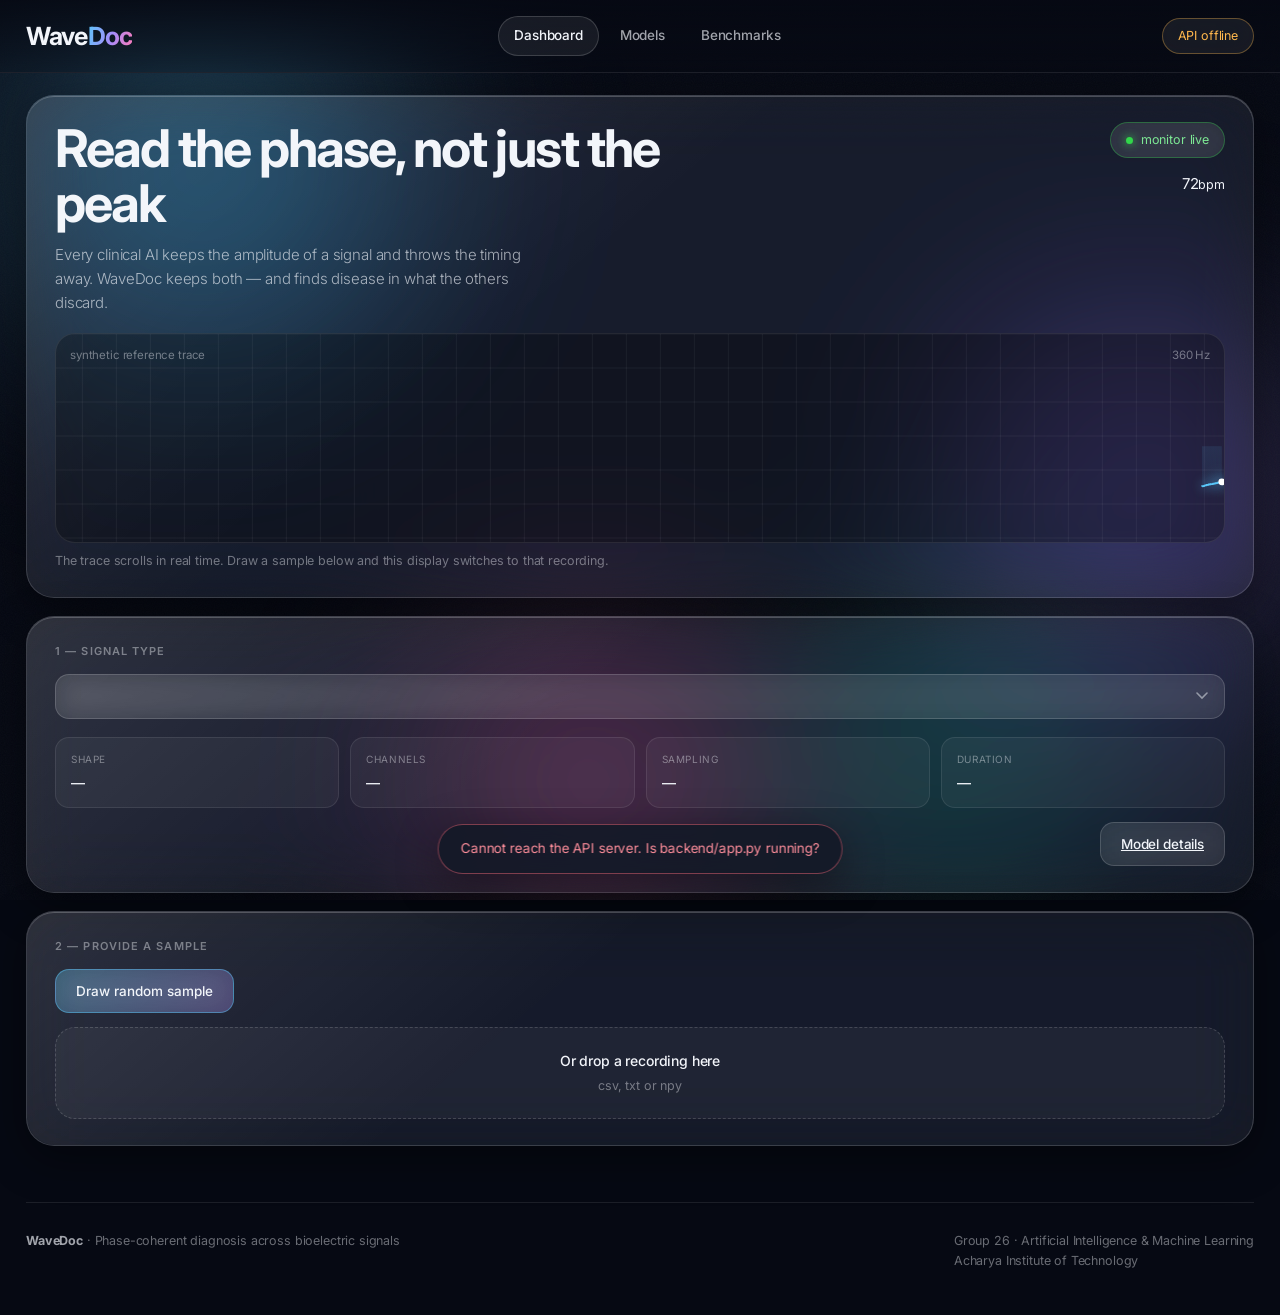
<file: frontend/index.html>
<!DOCTYPE html>
<html lang="en">
<head>
<meta charset="UTF-8">
<meta name="viewport" content="width=device-width, initial-scale=1">
<title>WaveDoc — live diagnosis</title>
<link rel="stylesheet" href="css/style.css">
</head>
<body>

<div class="lights">
  <div class="orb a"></div><div class="orb b"></div>
  <div class="orb c"></div><div class="orb d"></div>
</div>
<div class="grain"></div>

<nav class="top">
  <div class="wrap nav-in">
    <a class="brand" href="index.html">Wave<em>Doc</em></a>
    <div class="nav-links">
      <a href="index.html">Dashboard</a>
      <a href="models.html">Models</a>
      <a href="compare.html">Benchmarks</a>
    </div>
    <div id="health" class="pill"><span class="spin"></span>connecting</div>
  </div>
</nav>

<div class="wrap">

  <!-- ── live monitor ─────────────────────────────────── -->
  <section class="glass" style="margin-top:22px">
    <div style="display:flex;justify-content:space-between;align-items:flex-start;
                gap:20px;flex-wrap:wrap;margin-bottom:18px">
      <div>
        <h1 style="max-width:20ch">Read the phase, not just the peak</h1>
        <p class="sub" style="margin-top:12px;max-width:56ch">
          Every clinical AI keeps the amplitude of a signal and throws the timing
          away. WaveDoc keeps both — and finds disease in what the others discard.
        </p>
      </div>
      <div style="text-align:right">
        <div class="pill ok"><span class="dot live"></span>monitor live</div>
        <div id="bpm" class="bpm" style="margin-top:14px">—<small>bpm</small></div>
      </div>
    </div>

    <div class="monitor" style="height:210px">
      <canvas id="live"></canvas>
      <div class="hud">
        <span id="live-label">synthetic reference trace</span>
        <span id="live-rate">360 Hz</span>
      </div>
    </div>
    <p class="hint">
      The trace scrolls in real time. Draw a sample below and this display
      switches to that recording.
    </p>
  </section>

  <!-- ── step 1: signal type ──────────────────────────── -->
  <section class="glass mt">
    <div class="step">1 — SIGNAL TYPE</div>
    <select id="model-select" class="field"></select>
    <div class="specs mt">
      <div class="spec"><div class="k">SHAPE</div><div class="v" id="sp-shape">—</div></div>
      <div class="spec"><div class="k">CHANNELS</div><div class="v" id="sp-chan">—</div></div>
      <div class="spec"><div class="k">SAMPLING</div><div class="v" id="sp-rate">—</div></div>
      <div class="spec"><div class="k">DURATION</div><div class="v" id="sp-dur">—</div></div>
    </div>
    <div style="display:flex;justify-content:space-between;align-items:center;
                gap:14px;margin-top:14px;flex-wrap:wrap">
      <p class="hint" id="model-note" style="margin:0;flex:1;min-width:240px"></p>
      <a id="model-link" class="btn" href="models.html">Model details</a>
    </div>
  </section>

  <!-- ── step 2: sample ───────────────────────────────── -->
  <section class="glass mt">
    <div class="step">2 — PROVIDE A SAMPLE</div>
    <div class="btn-row" style="margin-bottom:14px">
      <button id="btn-random" class="btn primary">
        <span>Draw random sample</span>
      </button>
      <div id="class-chips" class="chips"></div>
    </div>

    <label class="drop" id="drop">
      <input type="file" id="file" accept=".csv,.txt,.npy">
      <div class="big">Or drop a recording here</div>
      <div class="hint" id="drop-hint" style="margin:0">
        csv, txt or npy
      </div>
    </label>
  </section>

  <!-- ── results ──────────────────────────────────────── -->
  <div id="result"></div>

  <footer>
    <div>
      <strong style="color:var(--text-2)">WaveDoc</strong> ·
      Phase-coherent diagnosis across bioelectric signals
    </div>
    <div>
      Group 26 · Artificial Intelligence &amp; Machine Learning<br>
      Acharya Institute of Technology
    </div>
  </footer>
</div>

<script src="js/common.js"></script>
<script src="js/dashboard.js"></script>
</body>
</html>
</file>
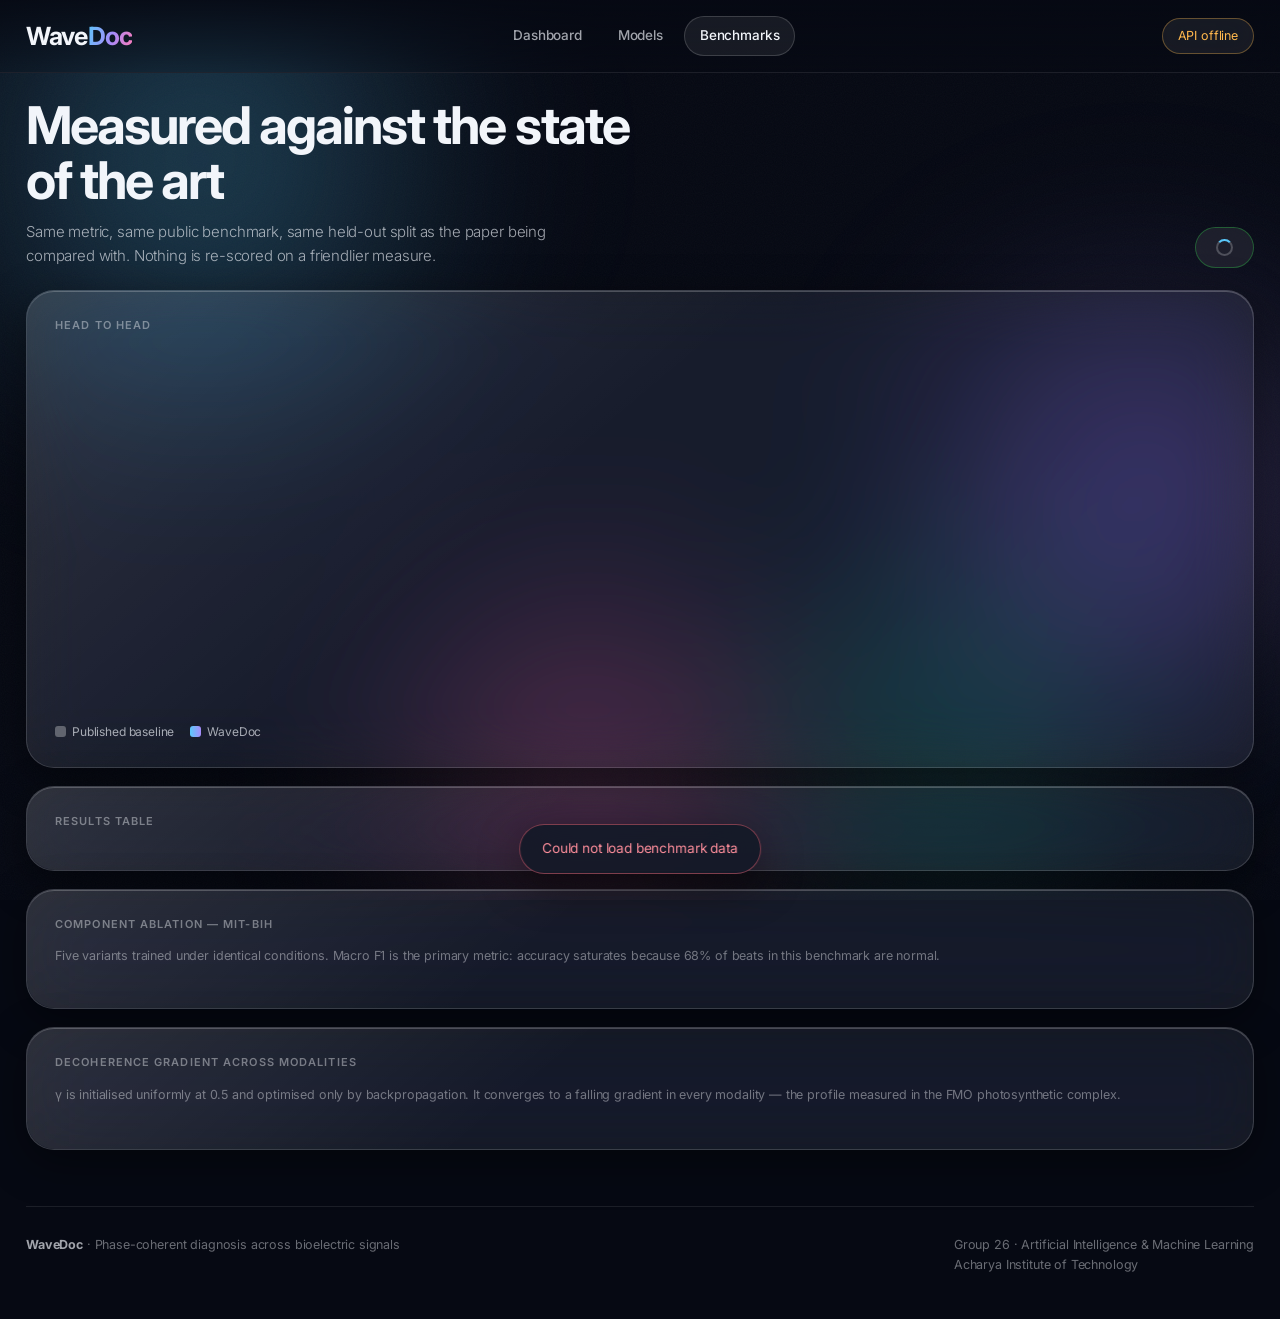
<file: frontend/compare.html>
<!DOCTYPE html>
<html lang="en">
<head>
<meta charset="UTF-8">
<meta name="viewport" content="width=device-width, initial-scale=1">
<title>WaveDoc — benchmarks</title>
<link rel="stylesheet" href="css/style.css">
</head>
<body>

<div class="lights">
  <div class="orb a"></div><div class="orb b"></div>
  <div class="orb c"></div><div class="orb d"></div>
</div>
<div class="grain"></div>

<nav class="top">
  <div class="wrap nav-in">
    <a class="brand" href="index.html">Wave<em>Doc</em></a>
    <div class="nav-links">
      <a href="index.html">Dashboard</a>
      <a href="models.html">Models</a>
      <a href="compare.html">Benchmarks</a>
    </div>
    <div id="health" class="pill"><span class="spin"></span>connecting</div>
  </div>
</nav>

<div class="wrap">

  <section style="margin-top:26px;margin-bottom:22px">
    <div style="display:flex;justify-content:space-between;align-items:flex-end;
                gap:20px;flex-wrap:wrap">
      <div>
        <h1 style="max-width:19ch">Measured against the state of the art</h1>
        <p class="sub" style="margin-top:12px;max-width:58ch">
          Same metric, same public benchmark, same held-out split as the paper
          being compared with. Nothing is re-scored on a friendlier measure.
        </p>
      </div>
      <div id="tally" class="pill ok" style="font-size:14px;padding:11px 20px">
        <span class="spin"></span>
      </div>
    </div>
  </section>

  <section class="glass">
    <div class="step">HEAD TO HEAD</div>
    <canvas id="chart" style="width:100%;height:360px;display:block"></canvas>
    <div class="legend">
      <span><i style="background:rgba(255,255,255,.3)"></i>Published baseline</span>
      <span><i style="background:linear-gradient(90deg,#5AC8FA,#A78BFA)"></i>WaveDoc</span>
    </div>
  </section>

  <section class="glass mt">
    <div class="step">RESULTS TABLE</div>
    <div style="overflow-x:auto">
      <table id="table"></table>
    </div>
  </section>

  <section class="glass mt">
    <div class="step">COMPONENT ABLATION — MIT-BIH</div>
    <p class="hint" style="margin:0 0 16px">
      Five variants trained under identical conditions. Macro F1 is the primary
      metric: accuracy saturates because 68% of beats in this benchmark are normal.
    </p>
    <div style="overflow-x:auto">
      <table id="ablation"></table>
    </div>
  </section>

  <section class="glass mt">
    <div class="step">DECOHERENCE GRADIENT ACROSS MODALITIES</div>
    <p class="hint" style="margin:0 0 18px">
      γ is initialised uniformly at 0.5 and optimised only by backpropagation.
      It converges to a falling gradient in every modality — the profile measured
      in the FMO photosynthetic complex.
    </p>
    <div id="gammas" class="row c4"></div>
  </section>

  <footer>
    <div>
      <strong style="color:var(--text-2)">WaveDoc</strong> ·
      Phase-coherent diagnosis across bioelectric signals
    </div>
    <div>
      Group 26 · Artificial Intelligence &amp; Machine Learning<br>
      Acharya Institute of Technology
    </div>
  </footer>
</div>

<script src="js/common.js"></script>
<script src="js/compare.js"></script>
</body>
</html>
</file>
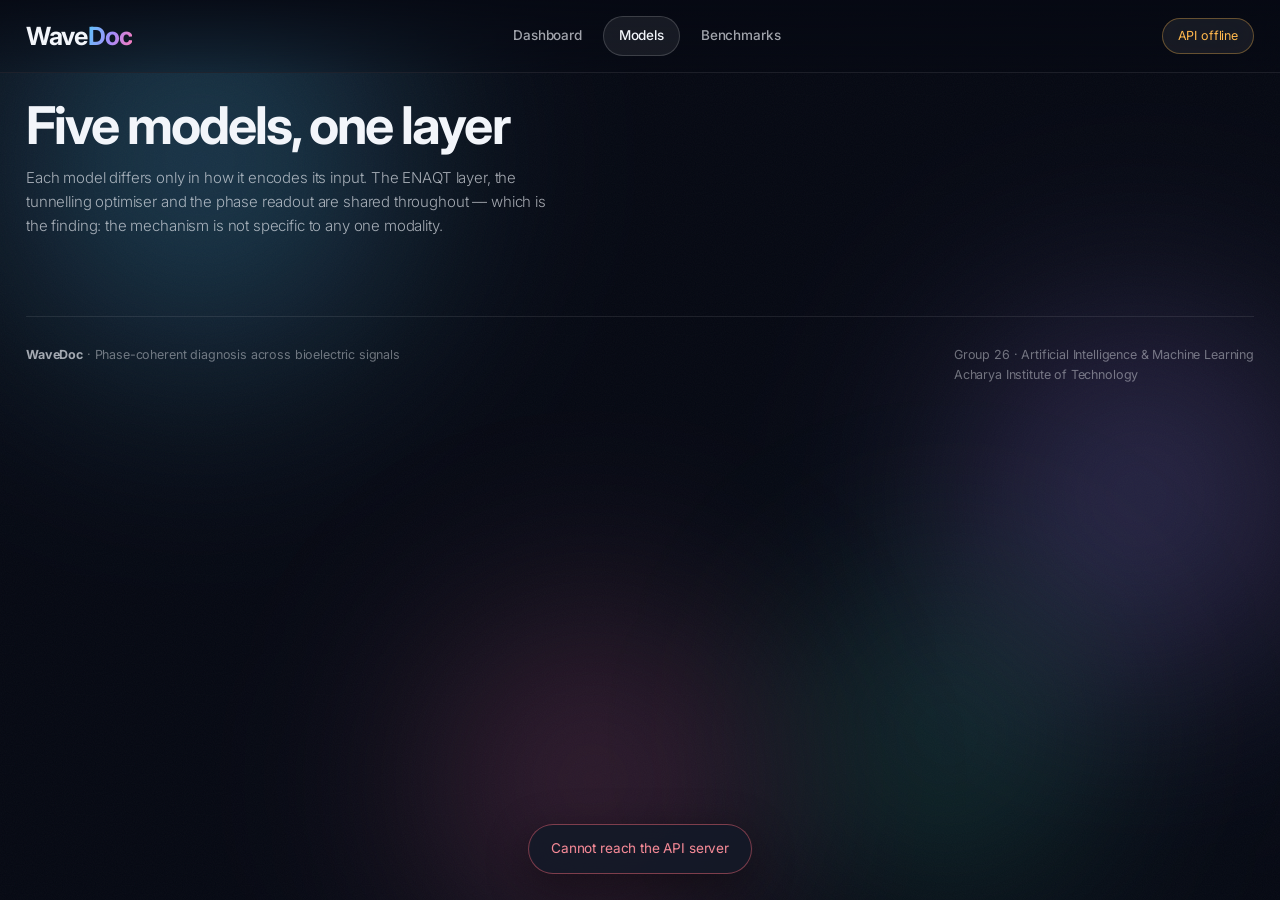
<file: frontend/models.html>
<!DOCTYPE html>
<html lang="en">
<head>
<meta charset="UTF-8">
<meta name="viewport" content="width=device-width, initial-scale=1">
<title>WaveDoc — models</title>
<link rel="stylesheet" href="css/style.css">
</head>
<body>

<div class="lights">
  <div class="orb a"></div><div class="orb b"></div>
  <div class="orb c"></div><div class="orb d"></div>
</div>
<div class="grain"></div>

<nav class="top">
  <div class="wrap nav-in">
    <a class="brand" href="index.html">Wave<em>Doc</em></a>
    <div class="nav-links">
      <a href="index.html">Dashboard</a>
      <a href="models.html">Models</a>
      <a href="compare.html">Benchmarks</a>
    </div>
    <div id="health" class="pill"><span class="spin"></span>connecting</div>
  </div>
</nav>

<div class="wrap">
  <section style="margin-top:26px;margin-bottom:22px">
    <h1 style="max-width:18ch">Five models, one layer</h1>
    <p class="sub" style="margin-top:12px;max-width:60ch">
      Each model differs only in how it encodes its input. The ENAQT layer,
      the tunnelling optimiser and the phase readout are shared throughout —
      which is the finding: the mechanism is not specific to any one modality.
    </p>
  </section>

  <div id="cards" class="row c3"></div>

  <div id="detail"></div>

  <footer>
    <div>
      <strong style="color:var(--text-2)">WaveDoc</strong> ·
      Phase-coherent diagnosis across bioelectric signals
    </div>
    <div>
      Group 26 · Artificial Intelligence &amp; Machine Learning<br>
      Acharya Institute of Technology
    </div>
  </footer>
</div>

<script src="js/common.js"></script>
<script src="js/models.js"></script>
</body>
</html>
</file>
<file: frontend/css/style.css>
/* ══════════════════════════════════════════════════════════
   WaveDoc — liquid glass
   ══════════════════════════════════════════════════════════ */
@import url('https://fonts.googleapis.com/css2?family=Inter:wght@300;400;500;600;700&display=swap');

:root{
  --bg:#060913;
  --blue:#5AC8FA;
  --purple:#A78BFA;
  --pink:#FF7AB6;
  --mint:#50FFD6;
  --green:#32D74B;
  --amber:#FFB84D;
  --red:#FF6B7A;

  --text:#F2F5FA;
  --text-2:rgba(242,245,250,.66);
  --text-3:rgba(242,245,250,.42);

  --glass:rgba(255,255,255,.07);
  --glass-2:rgba(255,255,255,.045);
  --edge:rgba(255,255,255,.16);
  --edge-2:rgba(255,255,255,.09);

  --r-lg:28px;
  --r-md:20px;
  --r-sm:14px;
  --shadow:0 12px 44px rgba(0,0,0,.42);
  --inset:inset 0 1px 0 rgba(255,255,255,.22);
  --ease:cubic-bezier(.2,.8,.2,1);
}

*{margin:0;padding:0;box-sizing:border-box}
html{scroll-behavior:smooth;-webkit-font-smoothing:antialiased}

body{
  min-height:100vh;
  background:var(--bg);
  color:var(--text);
  font:400 15px/1.6 Inter,-apple-system,BlinkMacSystemFont,sans-serif;
  letter-spacing:-.01em;
  overflow-x:hidden;
}

/* ── animated light field ────────────────────────────────── */
.lights{position:fixed;inset:0;z-index:0;pointer-events:none;overflow:hidden}
.orb{
  position:absolute;border-radius:50%;filter:blur(90px);
  animation:drift 26s var(--ease) infinite;
}
.orb.a{width:640px;height:640px;background:radial-gradient(circle,rgba(90,200,250,.34),transparent 68%);top:-160px;left:-120px}
.orb.b{width:560px;height:560px;background:radial-gradient(circle,rgba(167,139,250,.32),transparent 68%);top:24%;right:-140px;animation-delay:-7s}
.orb.c{width:520px;height:520px;background:radial-gradient(circle,rgba(255,122,182,.26),transparent 68%);bottom:-140px;left:26%;animation-delay:-14s}
.orb.d{width:460px;height:460px;background:radial-gradient(circle,rgba(80,255,214,.20),transparent 68%);top:56%;left:56%;animation-delay:-20s}
@keyframes drift{
  0%,100%{transform:translate(0,0) scale(1)}
  33%{transform:translate(70px,-48px) scale(1.12)}
  66%{transform:translate(-48px,58px) scale(.94)}
}
.grain{
  position:fixed;inset:0;z-index:1;pointer-events:none;opacity:.035;
  background-image:url("data:image/svg+xml,%3Csvg xmlns='http://www.w3.org/2000/svg' width='120' height='120'%3E%3Cfilter id='n'%3E%3CfeTurbulence type='fractalNoise' baseFrequency='.9' numOctaves='3'/%3E%3C/filter%3E%3Crect width='100%25' height='100%25' filter='url(%23n)'/%3E%3C/svg%3E");
}

/* ── layout ──────────────────────────────────────────────── */
.wrap{position:relative;z-index:2;max-width:1300px;margin:0 auto;padding:0 26px}

/* ── glass panel ─────────────────────────────────────────── */
.glass{
  background:var(--glass);
  backdrop-filter:blur(32px) saturate(180%);
  -webkit-backdrop-filter:blur(32px) saturate(180%);
  border:1px solid var(--edge);
  border-radius:var(--r-lg);
  box-shadow:var(--shadow),var(--inset);
  padding:26px 28px;
  position:relative;
  overflow:hidden;
}
.glass::before{
  content:'';position:absolute;inset:0;border-radius:inherit;pointer-events:none;
  background:linear-gradient(140deg,rgba(255,255,255,.10),transparent 42%);
}
.glass.tight{padding:18px 20px}
.glass.flush{padding:0;overflow:hidden}

/* ── nav ─────────────────────────────────────────────────── */
nav.top{
  position:sticky;top:0;z-index:60;
  padding:16px 0;
  backdrop-filter:blur(24px);
  background:linear-gradient(to bottom,rgba(6,9,19,.86),rgba(6,9,19,.2));
  border-bottom:1px solid var(--edge-2);
}
.nav-in{display:flex;align-items:center;justify-content:space-between;gap:20px}
.brand{
  font-size:25px;font-weight:700;letter-spacing:-.035em;
  text-decoration:none;color:var(--text);
}
.brand em{
  font-style:normal;
  background:linear-gradient(110deg,var(--blue),var(--purple) 55%,var(--pink));
  -webkit-background-clip:text;background-clip:text;-webkit-text-fill-color:transparent;
}
.nav-links{display:flex;gap:6px;align-items:center}
.nav-links a{
  color:var(--text-2);text-decoration:none;font-size:13.5px;font-weight:500;
  padding:8px 15px;border-radius:100px;transition:all .24s var(--ease);
}
.nav-links a:hover{color:var(--text);background:var(--glass)}
.nav-links a.on{
  color:var(--text);background:var(--glass);border:1px solid var(--edge);
}

/* ── pill ────────────────────────────────────────────────── */
.pill{
  display:inline-flex;align-items:center;gap:8px;
  padding:7px 15px;border-radius:100px;
  background:var(--glass);border:1px solid var(--edge);
  font-size:12.5px;color:var(--text-2);
  backdrop-filter:blur(14px);white-space:nowrap;
}
.pill.ok{border-color:rgba(50,215,75,.34);color:#7DE894}
.pill.warn{border-color:rgba(255,184,77,.34);color:var(--amber)}
.dot{width:7px;height:7px;border-radius:50%;background:var(--green);
  box-shadow:0 0 10px var(--green);flex:none}
.dot.live{animation:blink 2s infinite}
@keyframes blink{50%{opacity:.35}}

/* ── headings ────────────────────────────────────────────── */
h1{font-size:clamp(34px,5vw,52px);font-weight:700;letter-spacing:-.038em;line-height:1.05}
h2{font-size:clamp(21px,2.6vw,27px);font-weight:600;letter-spacing:-.028em}
h3{font-size:17px;font-weight:600;letter-spacing:-.02em}
.step{
  font-size:11px;font-weight:600;color:var(--text-3);
  letter-spacing:.1em;margin-bottom:13px;
}
.sub{color:var(--text-2);font-size:15px;font-weight:300}
.hint{color:var(--text-3);font-size:12.5px;margin-top:8px}

/* ── grid helpers ────────────────────────────────────────── */
.row{display:grid;gap:18px}
.row.c2{grid-template-columns:1.3fr 1fr}
.row.c3{grid-template-columns:repeat(3,1fr)}
.row.c4{grid-template-columns:repeat(4,1fr)}
.stack{display:flex;flex-direction:column;gap:18px}
.mt{margin-top:18px}
.mt-lg{margin-top:30px}

/* ── live monitor ────────────────────────────────────────── */
.monitor{position:relative;background:rgba(0,0,0,.28);border-radius:var(--r-md);
  border:1px solid var(--edge-2);overflow:hidden}
.monitor canvas{display:block;width:100%;height:100%}
.monitor .hud{
  position:absolute;top:12px;left:14px;right:14px;
  display:flex;justify-content:space-between;gap:12px;
  font-size:11.5px;color:var(--text-3);pointer-events:none;
}
.monitor .bpm{
  font-size:22px;font-weight:600;color:var(--blue);
  font-variant-numeric:tabular-nums;line-height:1;
}
.monitor .bpm small{font-size:11px;color:var(--text-3);font-weight:400;margin-left:4px}

/* ── spec tiles ──────────────────────────────────────────── */
.specs{display:grid;grid-template-columns:repeat(4,1fr);gap:11px}
.spec{
  background:var(--glass-2);border:1px solid var(--edge-2);
  border-radius:var(--r-sm);padding:13px 15px;
}
.spec .k{font-size:10px;color:var(--text-3);letter-spacing:.06em;margin-bottom:5px}
.spec .v{font-size:14px;font-weight:500;font-variant-numeric:tabular-nums}

/* ── controls ────────────────────────────────────────────── */
select,input[type=file]{font-family:inherit}
.field{
  width:100%;padding:13px 16px;border-radius:var(--r-sm);
  background:var(--glass);border:1px solid var(--edge);
  color:var(--text);font-size:14.5px;font-weight:500;
  appearance:none;cursor:pointer;
  backdrop-filter:blur(14px);
  background-image:url("data:image/svg+xml,%3Csvg xmlns='http://www.w3.org/2000/svg' width='12' height='8'%3E%3Cpath d='M1 1l5 5 5-5' stroke='rgba(242,245,250,.5)' stroke-width='1.6' fill='none' stroke-linecap='round'/%3E%3C/svg%3E");
  background-repeat:no-repeat;background-position:right 16px center;
}
.field:focus{outline:none;border-color:rgba(90,200,250,.6)}
.field option{background:#0D1220;color:var(--text)}

.btn{
  display:inline-flex;align-items:center;justify-content:center;gap:9px;
  padding:13px 20px;border-radius:var(--r-sm);
  background:var(--glass);border:1px solid var(--edge);
  color:var(--text);font:500 13.5px Inter,sans-serif;
  cursor:pointer;backdrop-filter:blur(14px);
  transition:all .24s var(--ease);white-space:nowrap;
}
.btn:hover{background:rgba(90,200,250,.19);border-color:rgba(90,200,250,.55);
  transform:translateY(-1px)}
.btn:active{transform:translateY(0) scale(.985)}
.btn:disabled{opacity:.4;cursor:not-allowed;transform:none}
.btn.primary{
  background:linear-gradient(120deg,rgba(90,200,250,.28),rgba(167,139,250,.28));
  border-color:rgba(90,200,250,.45);
}
.btn.primary:hover{
  background:linear-gradient(120deg,rgba(90,200,250,.40),rgba(167,139,250,.40));
}
.btn.wide{width:100%}
.btn-row{display:flex;gap:9px;flex-wrap:wrap}
.chips{display:flex;gap:8px;flex-wrap:wrap}
.chip{
  padding:9px 15px;border-radius:100px;
  background:var(--glass-2);border:1px solid var(--edge-2);
  font-size:12.5px;color:var(--text-2);cursor:pointer;
  transition:all .22s var(--ease);
}
.chip:hover{color:var(--text);border-color:rgba(90,200,250,.5);
  background:rgba(90,200,250,.13)}

.drop{
  display:block;
  border:1px dashed var(--edge);border-radius:var(--r-md);
  padding:22px;text-align:center;background:var(--glass-2);
  transition:all .24s var(--ease);cursor:pointer;
}
.drop:hover,.drop.over{border-color:rgba(90,200,250,.6);
  background:rgba(90,200,250,.09)}
.drop input{display:none}
.drop .big{font-size:14px;font-weight:500;margin-bottom:4px}

/* ── verdict ─────────────────────────────────────────────── */
.verdict{font-size:34px;font-weight:600;letter-spacing:-.032em;line-height:1.12}
.conf{font-size:17px;font-weight:500;color:var(--blue);margin-top:5px;
  font-variant-numeric:tabular-nums}
.badge{
  display:inline-block;margin-top:12px;padding:7px 14px;border-radius:100px;
  font-size:12.5px;font-weight:500;
}
.badge.ok{background:rgba(50,215,75,.16);color:#6FE58A;
  border:1px solid rgba(50,215,75,.32)}
.badge.no{background:rgba(255,107,122,.16);color:#FF8F9C;
  border:1px solid rgba(255,107,122,.32)}

/* ── probability bars ───────────────────────────────────── */
.pbar{display:flex;align-items:center;gap:11px;margin-bottom:9px}
.pbar .lb{width:132px;font-size:12.5px;color:var(--text-2);flex:none}
.pbar .tr{flex:1;height:8px;background:rgba(255,255,255,.09);
  border-radius:100px;overflow:hidden}
.pbar .fl{height:100%;border-radius:100px;background:rgba(255,255,255,.26);
  transition:width .7s var(--ease)}
.pbar.top .fl{background:linear-gradient(90deg,var(--blue),var(--purple))}
.pbar .vl{width:48px;text-align:right;font-size:12px;color:var(--text-2);
  font-variant-numeric:tabular-nums;flex:none}

/* ── tables ──────────────────────────────────────────────── */
table{width:100%;border-collapse:collapse;font-size:14px}
th{
  text-align:left;font-size:11px;font-weight:600;color:var(--text-3);
  letter-spacing:.07em;padding:0 12px 11px 0;
  border-bottom:1px solid var(--edge);
}
th:not(:first-child),td:not(:first-child){text-align:right;
  padding-left:12px;padding-right:0}
td{padding:14px 12px 14px 0;border-bottom:1px solid var(--edge-2);
  font-variant-numeric:tabular-nums}
tr:last-child td{border-bottom:none}
td.nm{font-weight:500}
td.nm span{display:block;font-size:12px;color:var(--text-3);font-weight:400;
  margin-top:2px}
td.ours{font-weight:600;color:var(--text)}
.up{color:#6FE58A} .down{color:#FF8F9C}
tr.leads td:first-child{
  box-shadow:inset 3px 0 0 var(--blue);padding-left:13px;
}

/* ── model cards ─────────────────────────────────────────── */
.mcard{
  display:block;text-decoration:none;color:inherit;
  transition:transform .3s var(--ease),border-color .3s var(--ease);
}
.mcard:hover{transform:translateY(-4px);border-color:rgba(90,200,250,.42)}
.mcard .top{display:flex;justify-content:space-between;
  align-items:flex-start;gap:14px;margin-bottom:16px}
.mcard .num{
  font-size:29px;font-weight:600;font-variant-numeric:tabular-nums;
  letter-spacing:-.03em;line-height:1;
}
.mcard .metric{font-size:11px;color:var(--text-3);margin-top:5px}
.mcard .ds{font-size:12.5px;color:var(--text-3);margin-top:3px}
.mcard .foot{
  margin-top:16px;padding-top:14px;border-top:1px solid var(--edge-2);
  display:flex;justify-content:space-between;align-items:center;
  font-size:12.5px;color:var(--text-3);
}
.mcard .go{color:var(--blue);font-weight:500}

/* ── gamma bars ──────────────────────────────────────────── */
.gbars{display:flex;align-items:flex-end;gap:6px;height:74px;margin-top:14px}
.gbar{
  flex:1;border-radius:5px 5px 0 0;
  background:linear-gradient(180deg,var(--blue),rgba(90,200,250,.35));
  position:relative;transition:height .8s var(--ease);
}
.gbar span{
  position:absolute;top:-19px;left:0;right:0;text-align:center;
  font-size:9.5px;color:var(--text-3);font-variant-numeric:tabular-nums;
}
.glabels{display:flex;gap:6px;margin-top:7px}
.glabels div{flex:1;text-align:center;font-size:10px;color:var(--text-3)}

/* ── image triptych ─────────────────────────────────────── */
.tri{display:grid;grid-template-columns:repeat(3,1fr);gap:14px}
.tri canvas{width:100%;aspect-ratio:1;display:block;border-radius:var(--r-sm);
  border:1px solid var(--edge-2);background:#05070E}
.legend{display:flex;gap:16px;flex-wrap:wrap;margin-top:14px;font-size:12px;
  color:var(--text-2)}
.legend i{width:11px;height:11px;border-radius:3px;display:inline-block;
  margin-right:6px;vertical-align:-1px}

/* ── empty state ─────────────────────────────────────────── */
.empty{text-align:center;padding:54px 26px}
.empty .icon{font-size:42px;margin-bottom:14px;opacity:.8}
.empty .t{font-size:16.5px;font-weight:500;color:var(--text-2)}
.empty .s{font-size:13px;color:var(--text-3);margin-top:7px}

/* ── loader ──────────────────────────────────────────────── */
.spin{
  width:17px;height:17px;border-radius:50%;
  border:2px solid rgba(255,255,255,.22);border-top-color:var(--blue);
  animation:spin .8s linear infinite;display:inline-block;
}
@keyframes spin{to{transform:rotate(360deg)}}

.toast{
  position:fixed;bottom:26px;left:50%;transform:translateX(-50%) translateY(90px);
  z-index:200;padding:13px 22px;border-radius:100px;
  background:rgba(20,26,40,.92);border:1px solid var(--edge);
  backdrop-filter:blur(20px);font-size:13.5px;
  box-shadow:var(--shadow);transition:transform .38s var(--ease);
  max-width:90vw;
}
.toast.show{transform:translateX(-50%) translateY(0)}
.toast.err{border-color:rgba(255,107,122,.45);color:#FF8F9C}

footer{
  margin-top:56px;padding:28px 0 44px;
  border-top:1px solid var(--edge-2);
  display:flex;justify-content:space-between;gap:20px;flex-wrap:wrap;
  font-size:12.5px;color:var(--text-3);
}

/* ── responsive ──────────────────────────────────────────── */
@media(max-width:1000px){
  .row.c2,.row.c3,.row.c4{grid-template-columns:1fr}
  .specs{grid-template-columns:repeat(2,1fr)}
  .tri{grid-template-columns:1fr}
}
@media(max-width:640px){
  .wrap{padding:0 16px}
  .glass{padding:20px 18px;border-radius:22px}
  .nav-links a{padding:7px 11px;font-size:12.5px}
  .brand{font-size:21px}
  .pbar .lb{width:96px;font-size:11.5px}
}
@media(prefers-reduced-motion:reduce){
  *{animation:none!important;transition:none!important}
}
</file>
